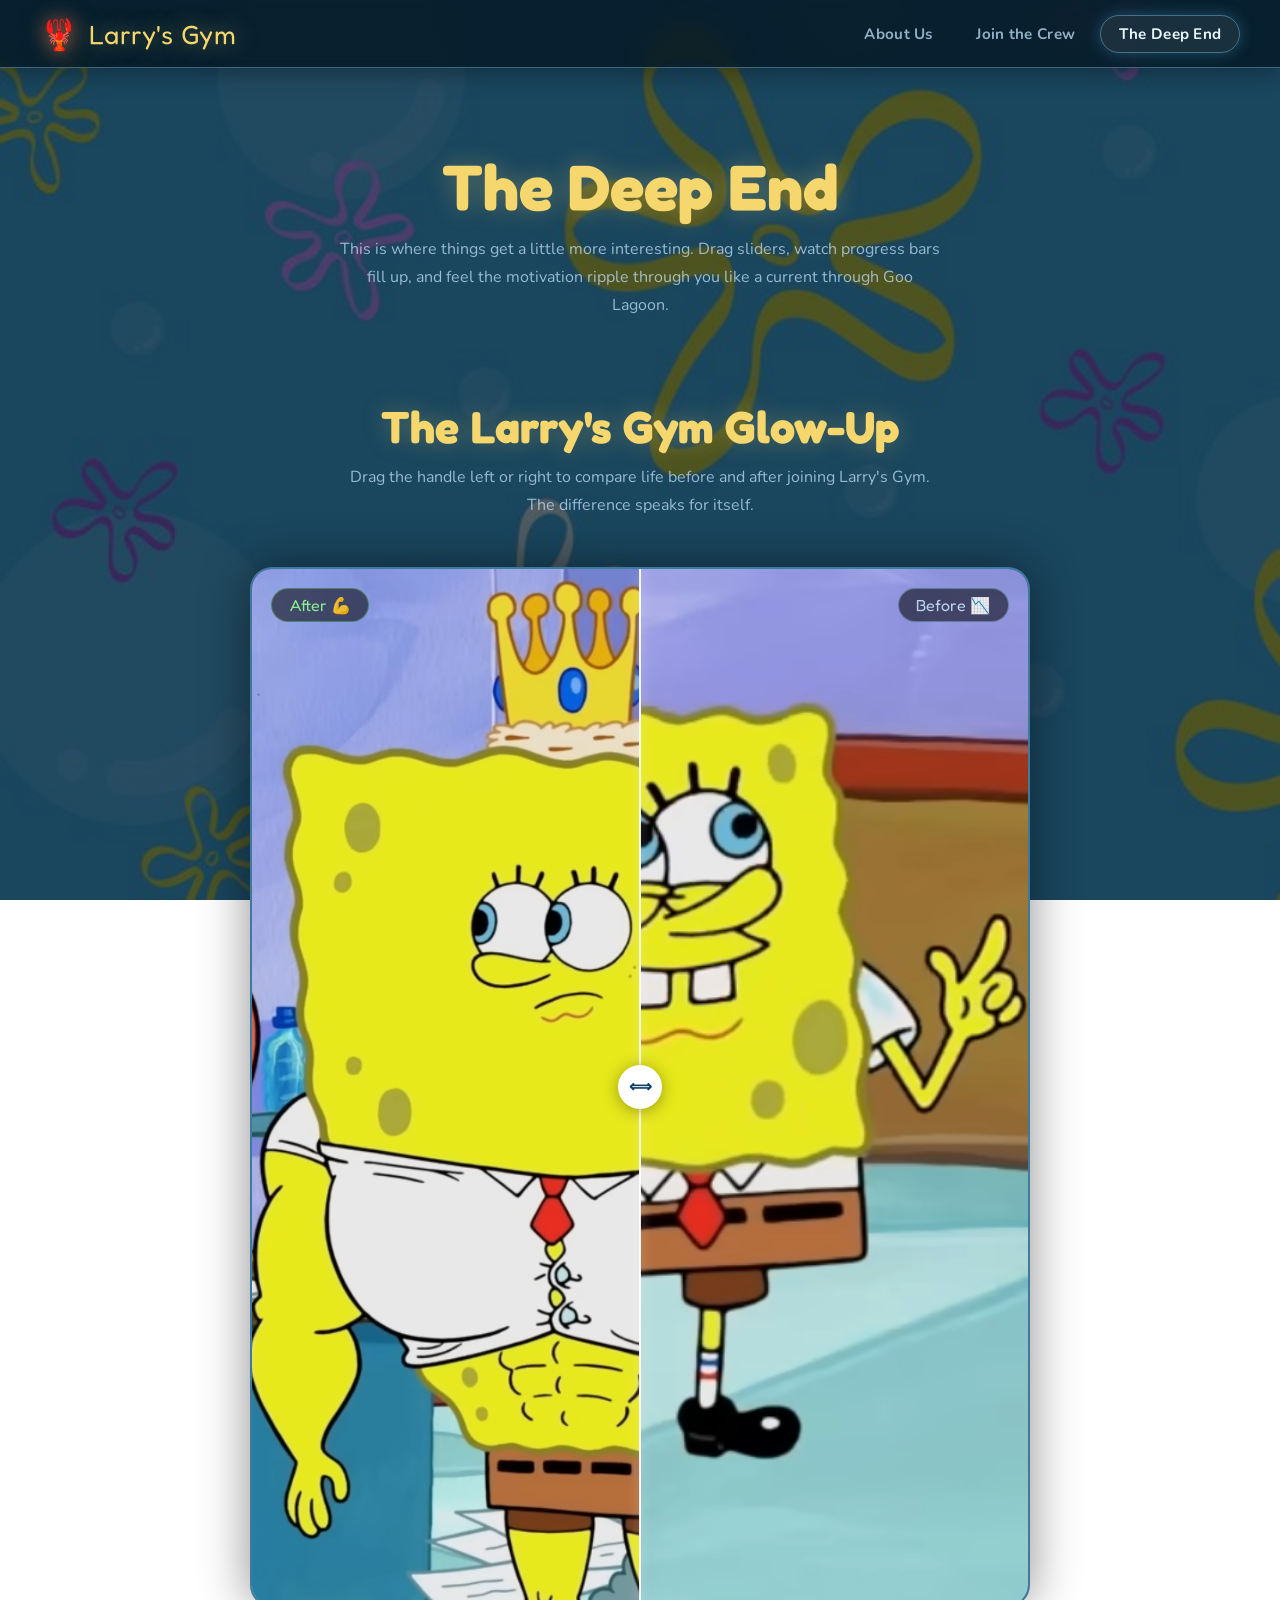
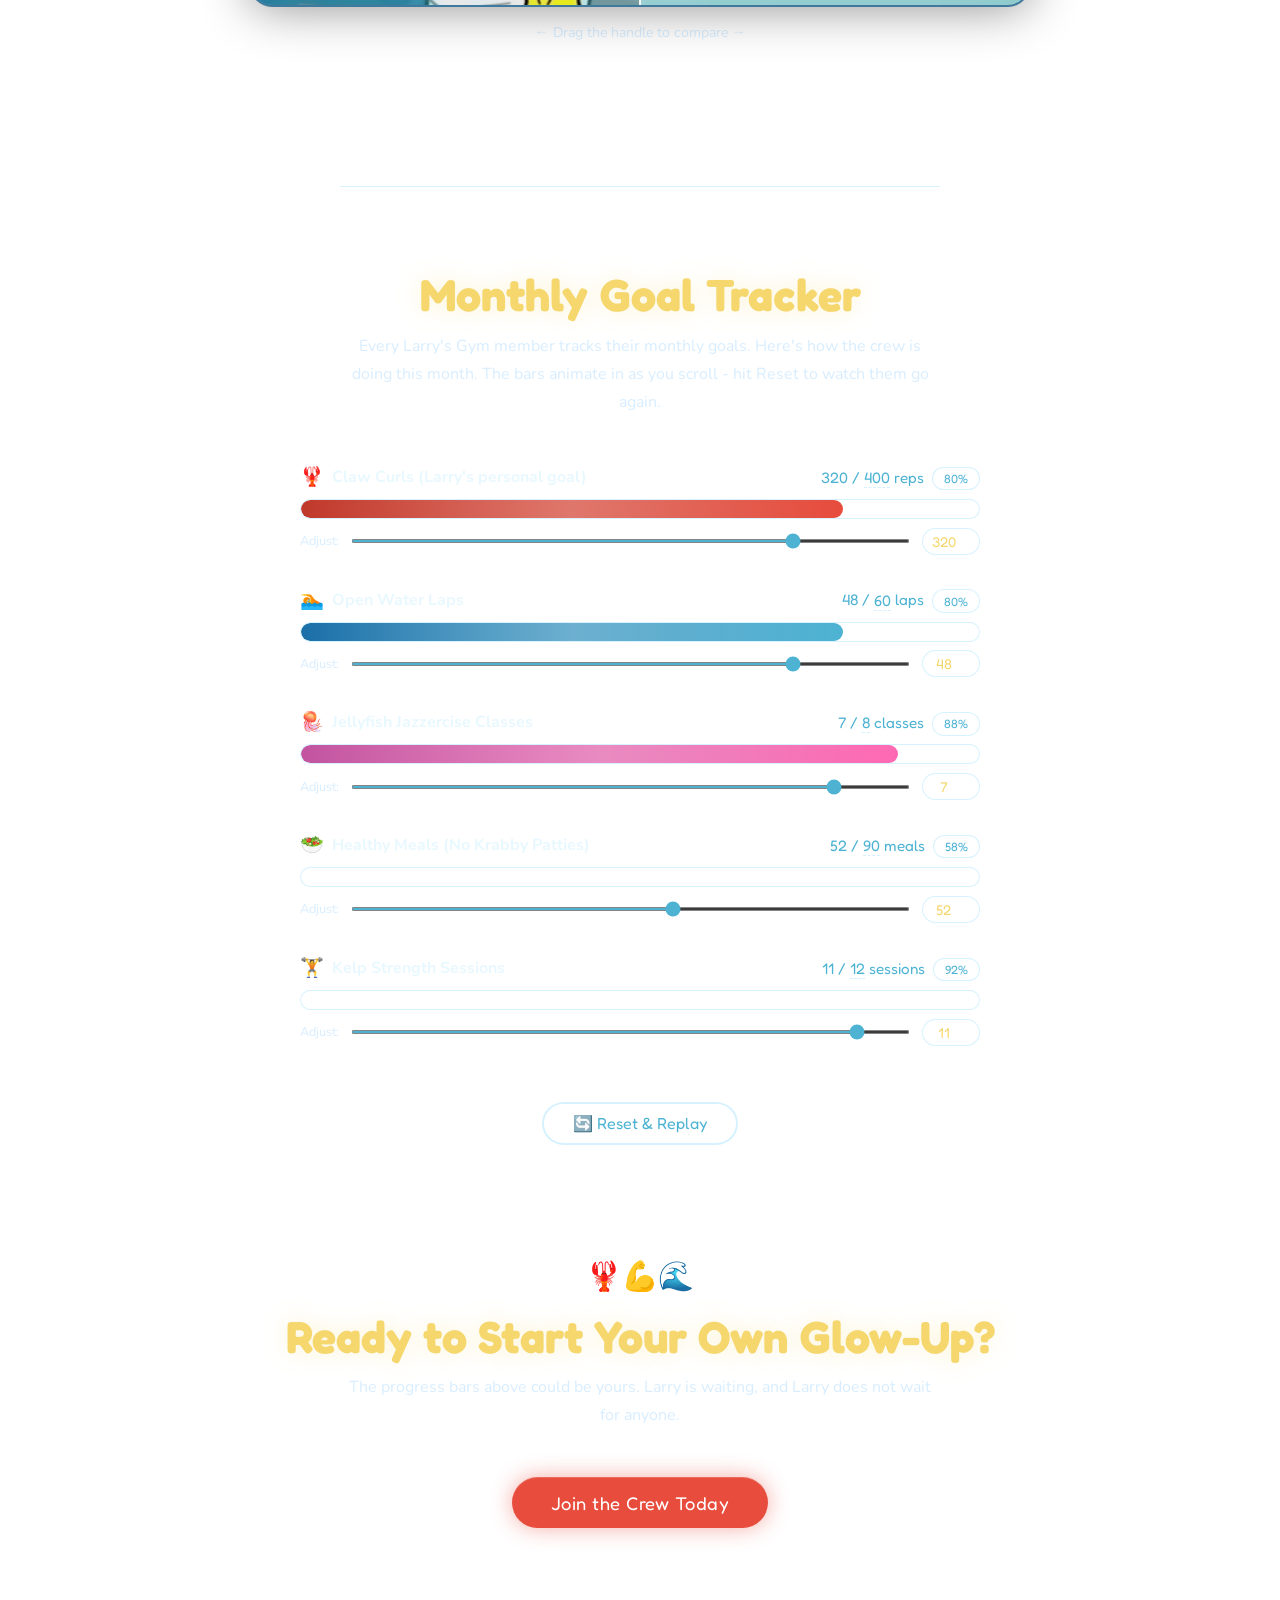
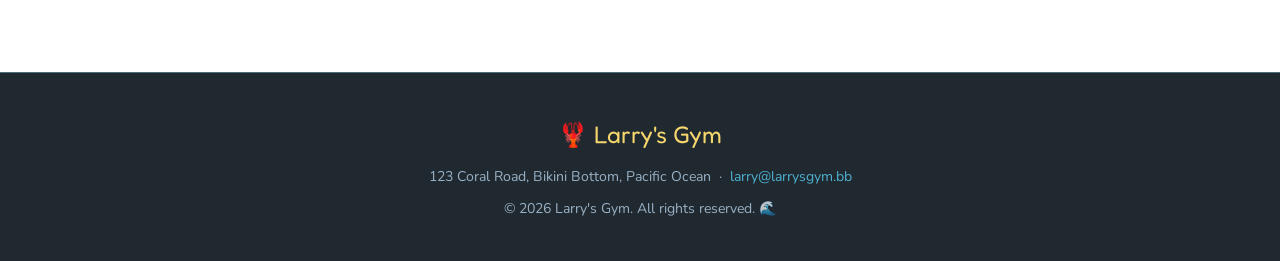
<file: creativity.html>
<!DOCTYPE html>
<html lang="en">
<head>
  <meta charset="UTF-8">
  <meta name="viewport" content="width=device-width, initial-scale=1.0">
  <title>The Deep End: Larry's Gym</title>
  <link rel="stylesheet" href="styles.css">

  <!-- A couple of extra styles that only apply to this page -->
  <style>
    /* Drag instruction text below the slider */
    .drag-hint {
      text-align: center;
      color: var(--text-muted);
      font-size: 0.88rem;
      margin-top: 1rem;
    }

    /* Section divider between the two features */
    .feature-divider {
      border: none;
      border-top: 1px solid var(--bubble-border);
      margin: 4rem auto;
      max-width: 600px;
    }
  </style>
</head>
<body>

  <!-- More jellyfish on the creativity page - it's the fun page, after all -->
  <div class="jellyfish-container" aria-hidden="true">

    <div class="jelly" style="left: 5%; animation-duration: 17s; animation-delay: 1s;">
      <svg width="48" height="76" viewBox="0 0 48 76" fill="none">
        <ellipse cx="24" cy="22" rx="21" ry="21" fill="rgba(255,105,180,0.25)" stroke="rgba(255,150,210,0.4)" stroke-width="1.2"/>
        <ellipse cx="17" cy="14" rx="8" ry="6" fill="rgba(255,180,220,0.16)" transform="rotate(-15 17 14)"/>
        <path d="M12 41 Q9  54 11 68" stroke="rgba(255,105,180,0.5)" stroke-width="1.2" fill="none" stroke-linecap="round"/>
        <path d="M17 43 Q14 57 16 73" stroke="rgba(255,130,200,0.4)" stroke-width="1.2" fill="none" stroke-linecap="round"/>
        <path d="M24 44 Q24 58 24 74" stroke="rgba(255,105,180,0.5)" stroke-width="1.2" fill="none" stroke-linecap="round"/>
        <path d="M31 43 Q34 57 32 73" stroke="rgba(255,130,200,0.4)" stroke-width="1.2" fill="none" stroke-linecap="round"/>
        <path d="M36 41 Q39 54 37 68" stroke="rgba(255,105,180,0.5)" stroke-width="1.2" fill="none" stroke-linecap="round"/>
      </svg>
    </div>

    <div class="jelly" style="left: 55%; animation-duration: 13s; animation-delay: 5s;">
      <svg width="66" height="104" viewBox="0 0 66 104" fill="none">
        <ellipse cx="33" cy="30" rx="30" ry="30" fill="rgba(100,180,255,0.2)" stroke="rgba(140,200,255,0.35)" stroke-width="1.5"/>
        <ellipse cx="23" cy="20" rx="12" ry="9" fill="rgba(180,220,255,0.12)" transform="rotate(-15 23 20)"/>
        <path d="M16 58 Q12 75 14 95"  stroke="rgba(100,180,255,0.45)" stroke-width="1.4" fill="none" stroke-linecap="round"/>
        <path d="M24 61 Q20 79 22 100" stroke="rgba(120,195,255,0.38)" stroke-width="1.4" fill="none" stroke-linecap="round"/>
        <path d="M33 62 Q33 80 33 102" stroke="rgba(100,180,255,0.45)" stroke-width="1.4" fill="none" stroke-linecap="round"/>
        <path d="M42 61 Q46 79 44 100" stroke="rgba(120,195,255,0.38)" stroke-width="1.4" fill="none" stroke-linecap="round"/>
        <path d="M50 58 Q54 75 52 95"  stroke="rgba(100,180,255,0.45)" stroke-width="1.4" fill="none" stroke-linecap="round"/>
      </svg>
    </div>

    <div class="jelly" style="left: 82%; animation-duration: 19s; animation-delay: 9s;">
      <svg width="40" height="62" viewBox="0 0 40 62" fill="none">
        <ellipse cx="20" cy="18" rx="18" ry="18" fill="rgba(180,120,255,0.22)" stroke="rgba(200,150,255,0.38)" stroke-width="1"/>
        <path d="M10 34 Q7  45 9  58"  stroke="rgba(180,120,255,0.48)" stroke-width="1" fill="none" stroke-linecap="round"/>
        <path d="M15 36 Q12 48 14 61" stroke="rgba(195,140,255,0.4)" stroke-width="1" fill="none" stroke-linecap="round"/>
        <path d="M20 37 Q20 49 20 62" stroke="rgba(180,120,255,0.48)" stroke-width="1" fill="none" stroke-linecap="round"/>
        <path d="M25 36 Q28 48 26 61" stroke="rgba(195,140,255,0.4)" stroke-width="1" fill="none" stroke-linecap="round"/>
        <path d="M30 34 Q33 45 31 58" stroke="rgba(180,120,255,0.48)" stroke-width="1" fill="none" stroke-linecap="round"/>
      </svg>
    </div>

    <div class="jelly" style="left: 28%; animation-duration: 22s; animation-delay: 14s;">
      <svg width="32" height="50" viewBox="0 0 32 50" fill="none">
        <ellipse cx="16" cy="14" rx="14" ry="14" fill="rgba(255,160,80,0.18)" stroke="rgba(255,190,120,0.32)" stroke-width="1"/>
        <path d="M8  27 Q6  36 7  46"  stroke="rgba(255,160,80,0.42)" stroke-width="1" fill="none" stroke-linecap="round"/>
        <path d="M12 28 Q10 38 12 48" stroke="rgba(255,175,100,0.35)" stroke-width="1" fill="none" stroke-linecap="round"/>
        <path d="M16 29 Q16 39 16 49" stroke="rgba(255,160,80,0.42)" stroke-width="1" fill="none" stroke-linecap="round"/>
        <path d="M20 28 Q22 38 20 48" stroke="rgba(255,175,100,0.35)" stroke-width="1" fill="none" stroke-linecap="round"/>
        <path d="M24 27 Q26 36 25 46" stroke="rgba(255,160,80,0.42)" stroke-width="1" fill="none" stroke-linecap="round"/>
      </svg>
    </div>

  </div>


  <!-- ===== NAVIGATION ===== -->
  <!-- "The Deep End" is the active page -->
  <nav class="navbar" aria-label="Main navigation">
    <a href="index.html" class="nav-logo" aria-label="Larry's Gym Home">
      <span class="nav-lobster" aria-hidden="true">🦞</span>
      Larry's Gym
    </a>
    <ul class="nav-links" role="list">
      <li><a href="index.html">About Us</a></li>
      <li><a href="registration.html">Join the Crew</a></li>
      <li><a href="creativity.html" class="active" aria-current="page">The Deep End</a></li>
    </ul>
  </nav>


  <main>

    <!-- Page header -->
    <section class="page-section" style="padding-bottom: 1rem; text-align: center;">
      
      <h1 class="section-title" style="font-size: clamp(2.4rem, 6vw, 4rem);">
        The Deep End
      </h1>
      <p class="section-desc">
        This is where things get a little more interesting. Drag sliders, 
        watch progress bars fill up, and feel the motivation ripple through you 
        like a current through Goo Lagoon.
      </p>
    </section>


    <!-- =====================================================
         FEATURE 1: BEFORE & AFTER COMPARISON SLIDER
         
         A draggable divider splits the view between a "before"
         image (out-of-shape fish) and an "after" image (ripped 
         fish post-Larry's-Gym). The user drags the handle to 
         reveal more of one side or the other.
         
         JavaScript handles: mousedown/touchstart events on the 
         container, calculating the cursor X position as a percent 
         of container width, and updating the clip-path on the 
         "after" panel in real time.
         ===================================================== -->
    <section class="page-section" style="padding-top: 1rem;">
      <div class="comparison-section" aria-label="Before and after comparison slider">

        
        <h2 class="section-title">The Larry's Gym Glow-Up</h2>
        <p class="section-desc">
          Drag the handle left or right to compare life before and after 
          joining Larry's Gym. The difference speaks for itself.
        </p>

        <!-- The comparison container - JS listens to mouse/touch events on this -->
        <div class="comparison-container" id="comparison-container"
          role="img"
          aria-label="Before and after gym transformation. Drag the handle to compare">

          <!-- BEFORE - full background, always visible underneath the after panel -->
          <div class="comparison-panel-before">
            <img src="images/before.png"
              alt="SpongeBob before joining Larry's Gym"
              draggable="false">
          </div>

          <!-- AFTER - overlays from the left; JS adjusts its width and the img's
               pixel width to the container's full width so it never squishes -->
          <div class="comparison-panel-after" id="panel-after">
            <img src="images/after.png"
              id="after-img"
              alt="SpongeBob after 3 months at Larry's Gym"
              draggable="false">
          </div>

          <!-- Labels: after=left (revealed side), before=right (hidden side) -->
          <span class="compare-label label-after"  aria-hidden="true">After 💪</span>
          <span class="compare-label label-before" aria-hidden="true">Before 📉</span>

          <!-- Zero-width handle div - the visible line and circle come from
               ::before and the child .compare-grip respectively -->
          <div class="compare-handle" id="compare-handle" aria-hidden="true">
            <div class="compare-grip">⟺</div>
          </div>

        </div><!-- end .comparison-container -->

        <p class="drag-hint" aria-hidden="true">
          ← Drag the handle to compare →
        </p>

      </div>
    </section>


    <hr class="feature-divider" aria-hidden="true">


    <!-- =====================================================
         FEATURE 2: ANIMATED PROGRESS TRACKER
         
         A set of goal-tracking progress bars that animate in 
         when the user scrolls them into view (IntersectionObserver).
         
         Each bar represents a monthly fitness goal for a 
         fictional gym member. The fill transitions from 0% to 
         the target percentage using CSS transitions triggered 
         by a JS class toggle.
         
         There's also a "Reset & Replay" button that clears the 
         bars back to 0 and re-triggers the animation - this is 
         required to demonstrate DOM manipulation and loops.
         ===================================================== -->
    <section class="page-section" style="padding-top: 1rem;">

      
      <h2 class="section-title">Monthly Goal Tracker</h2>
      <p class="section-desc">
        Every Larry's Gym member tracks their monthly goals. Here's how 
        the crew is doing this month. The bars animate in as you scroll - 
        hit Reset to watch them go again.
      </p>

      <!-- JS builds all the progress items dynamically from the goals array
           in creativity.js. Each item gets a bar, a slider, and a number input.
           We just need an empty container and the reset button here. -->
      <div class="progress-container" id="progress-container">
        <!-- Items injected here by creativity.js -->

        <div style="text-align: center; margin-top: 1rem;">
          <button class="restart-btn" id="reset-progress"
            aria-label="Reset all goals to zero and replay the animation">
            🔄 Reset &amp; Replay
          </button>
        </div>

      </div><!-- end .progress-container -->

    </section>


    <!-- A little call-to-action at the bottom of the fun page -->
    <section class="page-section" style="text-align: center; padding-top: 2rem;">
      <p style="font-size: 1.8rem; margin-bottom: 0.8rem;" aria-hidden="true">🦞💪🌊</p>
      <h2 class="section-title">Ready to Start Your Own Glow-Up?</h2>
      <p class="section-desc">
        The progress bars above could be yours. Larry is waiting, and Larry does not wait for anyone.
      </p>
      <a href="registration.html" class="btn-primary">Join the Crew Today</a>
    </section>

  </main>


  <!-- ===== FOOTER ===== -->
  <footer>
    <p class="footer-brand">🦞 Larry's Gym</p>
    <p>123 Coral Road, Bikini Bottom, Pacific Ocean &nbsp;·&nbsp;
       <a href="mailto:larry@larrysgym.bb">larry@larrysgym.bb</a>
    </p>
    <p style="margin-top: 0.4rem;">© 2026 Larry's Gym. All rights reserved. 🌊</p>
  </footer>

  <!-- External script handles the comparison slider and progress bars -->
  <script src="creativity.js"></script>

</body>
</html>
</file>
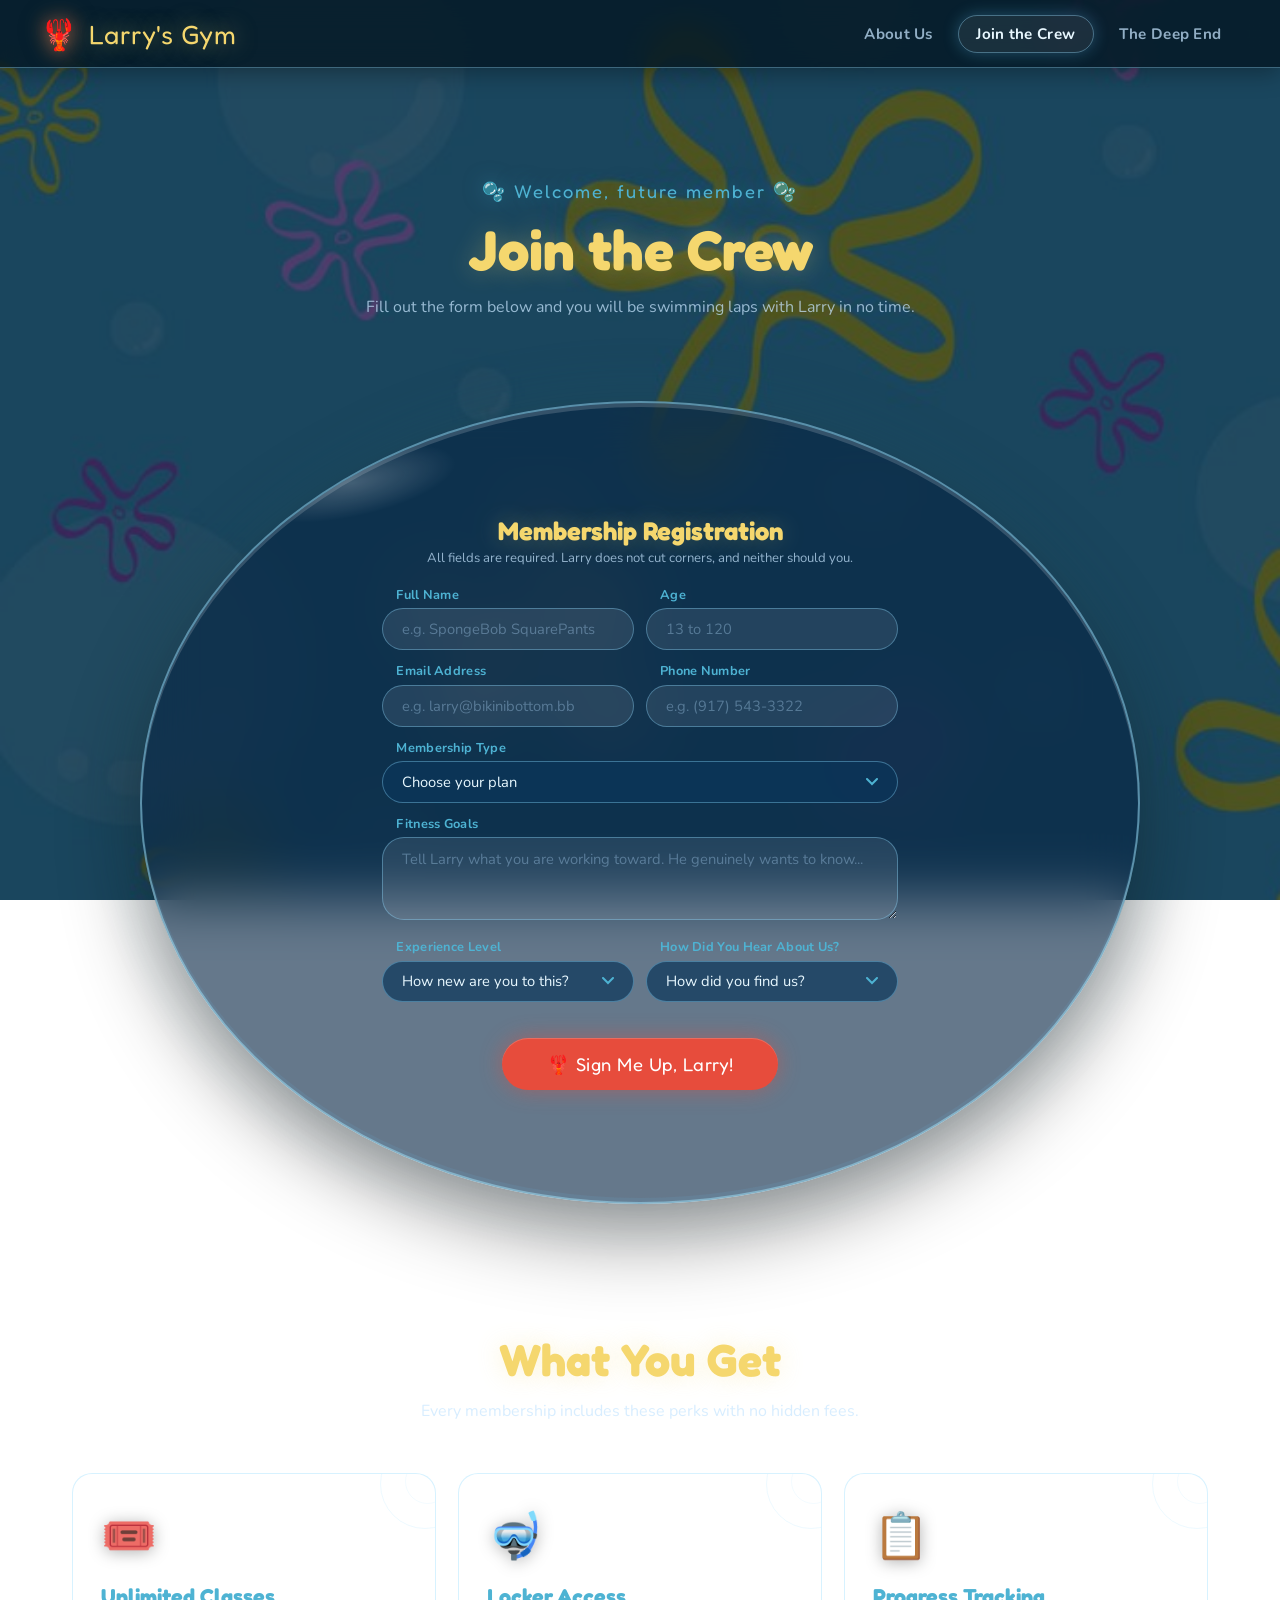
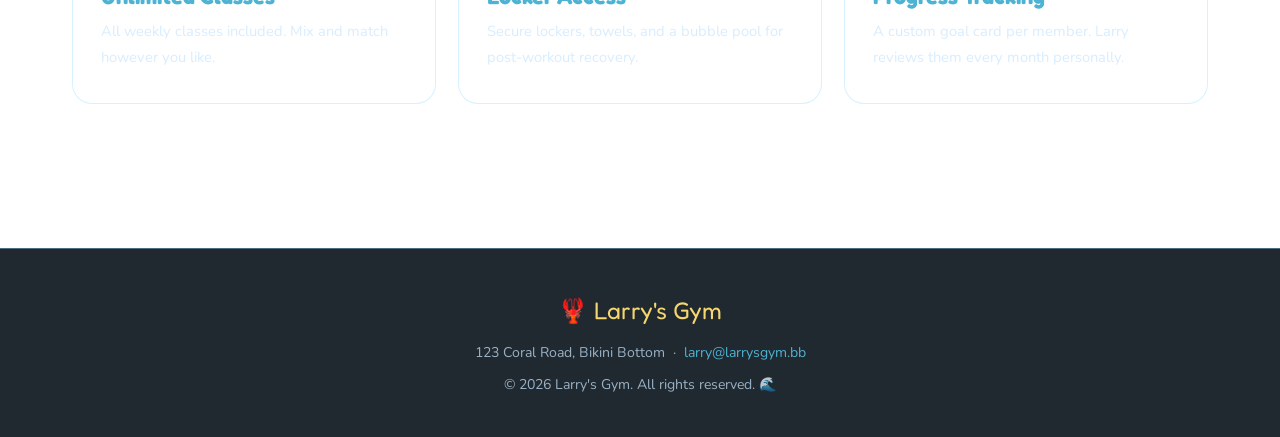
<file: registration.html>
<!DOCTYPE html>
<html lang="en">
<head>
  <meta charset="UTF-8">
  <meta name="viewport" content="width=device-width, initial-scale=1.0">
  <title>Join the Crew — Larry's Gym</title>
  <link rel="stylesheet" href="styles.css">
</head>
<body>

  <div class="jellyfish-container" aria-hidden="true">
    <div class="jelly" style="left: 4%; animation-duration: 20s; animation-delay: 3s;">
      <svg width="38" height="60" viewBox="0 0 38 60" fill="none">
        <ellipse cx="19" cy="17" rx="17" ry="17" fill="rgba(255,105,180,0.22)" stroke="rgba(255,150,210,0.38)" stroke-width="1"/>
        <path d="M10 32 Q8  44 9  56"  stroke="rgba(255,105,180,0.45)" stroke-width="1" fill="none" stroke-linecap="round"/>
        <path d="M14 34 Q12 47 14 58" stroke="rgba(255,130,200,0.38)" stroke-width="1" fill="none" stroke-linecap="round"/>
        <path d="M19 35 Q19 48 19 59" stroke="rgba(255,105,180,0.45)" stroke-width="1" fill="none" stroke-linecap="round"/>
        <path d="M24 34 Q26 47 24 58" stroke="rgba(255,130,200,0.38)" stroke-width="1" fill="none" stroke-linecap="round"/>
        <path d="M28 32 Q30 44 29 56" stroke="rgba(255,105,180,0.45)" stroke-width="1" fill="none" stroke-linecap="round"/>
      </svg>
    </div>
    <div class="jelly" style="left: 88%; animation-duration: 16s; animation-delay: 8s;">
      <svg width="52" height="82" viewBox="0 0 52 82" fill="none">
        <ellipse cx="26" cy="23" rx="23" ry="23" fill="rgba(180,140,255,0.2)" stroke="rgba(200,170,255,0.35)" stroke-width="1.2"/>
        <path d="M12 44 Q9  58 11 74"  stroke="rgba(180,140,255,0.45)" stroke-width="1.2" fill="none" stroke-linecap="round"/>
        <path d="M18 47 Q15 62 17 78"  stroke="rgba(190,155,255,0.38)" stroke-width="1.2" fill="none" stroke-linecap="round"/>
        <path d="M26 48 Q26 63 26 80"  stroke="rgba(180,140,255,0.45)" stroke-width="1.2" fill="none" stroke-linecap="round"/>
        <path d="M34 47 Q37 62 35 78"  stroke="rgba(190,155,255,0.38)" stroke-width="1.2" fill="none" stroke-linecap="round"/>
        <path d="M40 44 Q43 58 41 74"  stroke="rgba(180,140,255,0.45)" stroke-width="1.2" fill="none" stroke-linecap="round"/>
      </svg>
    </div>
  </div>

  <nav class="navbar" aria-label="Main navigation">
    <a href="index.html" class="nav-logo" aria-label="Larry's Gym Home">
      <span class="nav-lobster" aria-hidden="true">🦞</span>
      Larry's Gym
    </a>
    <ul class="nav-links" role="list">
      <li><a href="index.html">About Us</a></li>
      <li><a href="registration.html" class="active" aria-current="page">Join the Crew</a></li>
      <li><a href="creativity.html">The Deep End</a></li>
    </ul>
  </nav>

  <main>

    <section class="page-section" style="padding-bottom: 0; text-align: center;">
      <p class="hero-eyebrow" style="margin-top: 2rem;">🫧 Welcome, future member 🫧</p>
      <h1 class="section-title" style="font-size: clamp(2.2rem, 5vw, 3.5rem);">Join the Crew</h1>
      <p class="section-desc">Fill out the form below and you will be swimming laps with Larry in no time.</p>
    </section>


    <!-- ===== THE BIG CIRCLE FORM =====
         .form-bubble-wrap = the large circular outer bubble.
         Inside it, each form-field has its own pill-shaped input.
    -->
    <section class="page-section" style="padding-top: 2rem;">

      <div class="form-bubble-wrap" id="main-form-wrap">

        <!-- Error banner — JS populates and reveals this on bad submit -->
        <div id="form-errors" role="alert" aria-live="polite">
          <strong>🐠 A few things need fixing:</strong>
          <ul id="error-list"></ul>
        </div>

        <!-- Success state replaces the form after a clean submit -->
        <div id="form-success" role="status" aria-live="polite">
          <div style="font-size: 4rem; margin-bottom: 1rem;">🦞</div>
          <h2>Welcome to the Crew!</h2>
          <p style="color: var(--text-muted); margin-top: 0.5rem;">
            Larry is pumped to have you. Check your email soon, then it is time to get swole.
          </p>
        </div>

        <form id="registration-form" novalidate aria-label="Gym membership registration">

          <div class="form-header">
            <h2>Membership Registration</h2>
            <p>All fields are required. Larry does not cut corners, and neither should you.</p>
          </div>

          <!-- Row 1: Name + Age -->
          <div class="form-row">
            <div class="form-field">
              <label for="full-name">Full Name</label>
              <input type="text" id="full-name" name="full_name"
                class="bubble-input" placeholder="e.g. SpongeBob SquarePants"
                autocomplete="name">
              <span class="field-error" id="error-full-name" role="alert"></span>
            </div>
            <div class="form-field">
              <label for="age">Age</label>
              <input type="number" id="age" name="age"
                class="bubble-input" placeholder="13 to 120"
                min="13" max="120">
              <span class="field-error" id="error-age" role="alert"></span>
            </div>
          </div>

          <!-- Row 2: Email + Phone -->
          <div class="form-row">
            <div class="form-field">
              <label for="email">Email Address</label>
              <input type="email" id="email" name="email"
                class="bubble-input" placeholder="e.g. larry@bikinibottom.bb"
                autocomplete="email">
              <span class="field-error" id="error-email" role="alert"></span>
            </div>
            <div class="form-field">
              <label for="phone">Phone Number</label>
              <input type="tel" id="phone" name="phone"
                class="bubble-input" placeholder="e.g. (917) 543-3322"
                autocomplete="tel">
              <span class="field-error" id="error-phone" role="alert"></span>
            </div>
          </div>

          <!-- Membership Type -->
          <div class="form-field">
            <label for="membership-type">Membership Type</label>
            <select id="membership-type" name="membership_type" class="bubble-select">
              <option value="">Choose your plan</option>
              <option value="monthly">Monthly Pass: 29 clams/month</option>
              <option value="3month">3-Month Bundle: 79 clams</option>
              <option value="annual">Annual Membership: 275 clams (best value)</option>
              <option value="student">Student Discount: 18 clams/month (kelp ID required)</option>
              <option value="family">Family Plan: 55 clams/month (up to 5 sea creatures)</option>
            </select>
            <span class="field-error" id="error-membership-type" role="alert"></span>
          </div>

          <!-- Fitness Goals -->
          <div class="form-field">
            <label for="fitness-goals">Fitness Goals</label>
            <textarea id="fitness-goals" name="fitness_goals" class="bubble-textarea" rows="3" placeholder="Tell Larry what you are working toward. He genuinely wants to know..."></textarea>
            <span class="field-error" id="error-fitness-goals" role="alert"></span>
          </div>

          <!-- Row 3: Two extra fields -->
          <div class="form-row">
            <div class="form-field">
              <label for="experience">Experience Level</label>
              <select id="experience" name="experience" class="bubble-select">
                <option value="">How new are you to this?</option>
                <option value="newbie">Newbie: Just washed ashore</option>
                <option value="beginner">Beginner: Done it a few times</option>
                <option value="intermediate">Intermediate: Know my way around a weight rack</option>
                <option value="advanced">Advanced: Larry might learn from me</option>
              </select>
              <span class="field-error" id="error-experience" role="alert"></span>
            </div>
            <div class="form-field">
              <label for="heard-about">How Did You Hear About Us?</label>
              <select id="heard-about" name="heard_about" class="bubble-select">
                <option value="">How did you find us?</option>
                <option value="friend">A friend</option>
                <option value="goo-lagoon">Goo Lagoon bulletin board</option>
                <option value="krusty-krab">Flyer at the Krusty Krab</option>
                <option value="social">Social media (BikiniGram)</option>
                <option value="spongebob">SpongeBob told me</option>
                <option value="other">Other</option>
              </select>
              <span class="field-error" id="error-heard-about" role="alert"></span>
            </div>
          </div>

          <!-- Submit -->
          <div style="text-align: center; margin-top: 1.5rem;">
            <button type="submit" class="btn-primary"
              style="font-size: 1.15rem; padding: 0.9rem 2.8rem;">
              🦞 Sign Me Up, Larry!
            </button>
          
          </div>

        </form>

      </div>

    </section>

    <!-- Perks below the form -->
    <section class="page-section" style="padding-top: 3rem;">
      <h2 class="section-title">What You Get</h2>
      <p class="section-desc">Every membership includes these perks with no hidden fees.</p>
      <div class="card-grid">
        <article class="card">
          <span class="card-icon" aria-hidden="true">🎟️</span>
          <h3>Unlimited Classes</h3>
          <p>All weekly classes included. Mix and match however you like.</p>
        </article>
        <article class="card">
          <span class="card-icon" aria-hidden="true">🤿</span>
          <h3>Locker Access</h3>
          <p>Secure lockers, towels, and a bubble pool for post-workout recovery.</p>
        </article>
        <article class="card">
          <span class="card-icon" aria-hidden="true">📋</span>
          <h3>Progress Tracking</h3>
          <p>A custom goal card per member. Larry reviews them every month personally.</p>
        </article>
      </div>
    </section>

  </main>

  <footer>
    <p class="footer-brand">🦞 Larry's Gym</p>
    <p>123 Coral Road, Bikini Bottom &nbsp;·&nbsp;
       <a href="mailto:larry@larrysgym.bb">larry@larrysgym.bb</a></p>
    <p style="margin-top: 0.4rem;">© 2026 Larry's Gym. All rights reserved. 🌊</p>
  </footer>

  <script src="validation.js"></script>
</body>
</html>
</file>
<file: styles.css>
/* ============================================================
   Larry's Gym — Main Stylesheet
   CST 2309 Final Project | Wireframe Version
   
   Bikini Bottom's most beloved gym, brought to the web.
   Built around an underwater aesthetic: deep blues, sandy
   yellows, coral reds, and that famous SpongeBob shimmer.
   ============================================================ */

/* Google Fonts — Fredoka One is round & bubbly (perfect for
   a gym that lives on the ocean floor), Nunito keeps body
   text friendly and easy to read */
@import url('https://fonts.googleapis.com/css2?family=Fredoka+One&family=Nunito:wght@400;600;700;800&display=swap');

/* ---- CSS Variables (our color palette) ---- */
:root {
  --ocean-dark:    #041824;
  --ocean-mid:     #0a3d62;
  --ocean-blue:    #1a6fa8;
  --ocean-glow:    #4eb3d3;
  --ocean-surface: #0d5b8a;

  /* Bubble effect colors — glassy, translucent */
  --bubble-fill:   rgba(255, 255, 255, 0.07);
  --bubble-border: rgba(150, 220, 255, 0.38);
  --bubble-glow:   rgba(100, 200, 255, 0.28);

  /* Sandy seafloor tones */
  --sandy:         #f5d76e;
  --sandy-dark:    #c9a227;

  /* Larry's signature lobster red + coral accent */
  --larry-red:     #c0392b;
  --coral:         #e74c3c;
  --coral-soft:    #ff8a65;

  /* Kelp green for accents & progress bars */
  --kelp:          #27ae60;
  --kelp-light:    #2ecc71;

  /* Jellyfish pink for the floating decorations */
  --jelly-pink:    #ff69b4;

  /* Text */
  --text-light:    #e8f8ff;
  --text-muted:    rgba(200, 230, 255, 0.72);

  --nav-h: 68px;
}

/* ---- Reset ---- */
*, *::before, *::after {
  margin: 0;
  padding: 0;
  box-sizing: border-box;
}

/* ---- Base body — background.jpg is the SpongeBob underwater pattern ---- */
body {
  font-family: 'Nunito', sans-serif;
  /* The background image tiles/covers the whole page */
  background: url('images/background.jpg') center / cover fixed;
  color: var(--text-light);
  min-height: 100vh;
  overflow-x: hidden;
  position: relative;
}

/* Dark blue overlay so the bright background doesn't fight the text.
   Tinted blue to keep the underwater feel alive. */
body::before {
  content: '';
  position: fixed;
  inset: 0;
  background: rgba(2, 22, 42, 0.68);
  z-index: -3;
}



/* =============================================================
   JELLYFISH — floating background decorations
   Each jellyfish rises from the bottom at a different speed
   and horizontal position for a natural, scattered look.
   ============================================================= */
.jellyfish-container {
  position: fixed;
  inset: 0;
  pointer-events: none;
  z-index: 0;
  overflow: hidden;
}

.jelly {
  position: absolute;
  bottom: -150px;
  opacity: 0;
  animation: jellyFloat linear infinite;
}

.jelly svg {
  filter: drop-shadow(0 0 10px var(--jelly-pink));
  animation: jellyPulse ease-in-out infinite;
}

/* Each jelly gets a unique speed/delay/position via inline style */
@keyframes jellyFloat {
  0%   { transform: translateY(0)    translateX(0);    opacity: 0;   }
  5%   {                                               opacity: 0.65;}
  25%  { transform: translateY(-25vh) translateX(18px);              }
  50%  { transform: translateY(-50vh) translateX(-12px);             }
  75%  { transform: translateY(-75vh) translateX(15px);              }
  95%  {                                               opacity: 0.5; }
  100% { transform: translateY(-110vh) translateX(0);  opacity: 0;   }
}

/* The bell of the jellyfish gently contracts */
@keyframes jellyPulse {
  0%, 100% { transform: scaleY(1);    }
  50%       { transform: scaleY(0.88);}
}

/* ---- NAVIGATION ---- */
.navbar {
  position: fixed;
  top: 0;
  left: 0;
  right: 0;
  height: var(--nav-h);
  background: rgba(4, 24, 36, 0.82);
  backdrop-filter: blur(14px);
  -webkit-backdrop-filter: blur(14px);
  border-bottom: 1px solid var(--bubble-border);
  display: flex;
  align-items: center;
  justify-content: space-between;
  padding: 0 2.5rem;
  z-index: 200;
  box-shadow: 0 4px 24px rgba(0, 0, 0, 0.35);
}

.nav-logo {
  display: flex;
  align-items: center;
  gap: 0.65rem;
  text-decoration: none;
  color: var(--sandy);
  font-family: 'Fredoka One', cursive;
  font-size: 1.65rem;
  letter-spacing: 0.5px;
  text-shadow: 0 0 22px rgba(245, 215, 110, 0.5);
}

/* Larry the Lobster emoji bounces gently */
.nav-lobster {
  font-size: 1.9rem;
  filter: drop-shadow(0 0 8px rgba(192, 57, 43, 0.6));
  display: inline-block;
  animation: lobsterBounce 3.5s ease-in-out infinite;
}

@keyframes lobsterBounce {
  0%, 100% { transform: translateY(0)   rotate(-6deg); }
  50%       { transform: translateY(-4px) rotate( 6deg); }
}

.nav-links {
  display: flex;
  gap: 0.4rem;
  list-style: none;
}

.nav-links a {
  color: var(--text-muted);
  text-decoration: none;
  font-weight: 700;
  font-size: 0.95rem;
  padding: 0.5rem 1.1rem;
  border-radius: 50px;
  border: 1px solid transparent;
  transition: all 0.3s ease;
  letter-spacing: 0.3px;
}

.nav-links a:hover,
.nav-links a.active {
  color: var(--text-light);
  border-color: var(--bubble-border);
  background: var(--bubble-fill);
  box-shadow: 0 0 16px var(--bubble-glow);
}

/* ---- MAIN WRAPPER ---- */
main {
  position: relative;
  z-index: 1;
  padding-top: var(--nav-h);
}

/* ---- HERO SECTION ---- */
.hero {
  min-height: 88vh;
  display: flex;
  flex-direction: column;
  align-items: center;
  justify-content: center;
  text-align: center;
  padding: 4rem 2rem 5rem;
  position: relative;
}

.hero-eyebrow {
  font-family: 'Fredoka One', cursive;
  font-size: 1.15rem;
  color: var(--ocean-glow);
  letter-spacing: 2px;
  margin-bottom: 0.75rem;
  text-shadow: 0 0 20px rgba(78, 179, 211, 0.5);
}

.hero-title {
  font-family: 'Fredoka One', cursive;
  font-size: clamp(3.8rem, 9vw, 7.5rem);
  line-height: 0.95;
  color: var(--sandy);
  text-shadow:
    0 0 50px rgba(245, 215, 110, 0.45),
    4px  4px 0 rgba(201, 162, 39,  0.8),
    8px  8px 0 rgba(140, 110, 15,  0.45),
    12px 12px 0 rgba(80,  60,  5,  0.2);
  margin-bottom: 1.2rem;
  letter-spacing: 1px;
}

.hero-sub {
  font-size: clamp(1rem, 2.5vw, 1.25rem);
  color: var(--text-muted);
  max-width: 580px;
  margin: 0 auto 2.5rem;
  line-height: 1.85;
}

.hero-buttons {
  display: flex;
  gap: 1rem;
  flex-wrap: wrap;
  justify-content: center;
}

/* ---- BUTTONS ---- */
.btn-primary {
  display: inline-block;
  padding: 0.9rem 2.4rem;
  background: var(--coral);
  color: #fff;
  font-family: 'Fredoka One', cursive;
  font-size: 1.15rem;
  letter-spacing: 0.5px;
  text-decoration: none;
  border: none;
  border-radius: 50px;
  cursor: pointer;
  transition: all 0.3s ease;
  box-shadow:
    0 0 22px rgba(231, 76, 60, 0.45),
    inset 0 1px 0 rgba(255, 255, 255, 0.18);
}

.btn-primary:hover {
  transform: translateY(-3px) scale(1.03);
  box-shadow: 0 10px 32px rgba(231, 76, 60, 0.55);
  background: #e85c4a;
}

.btn-secondary {
  display: inline-block;
  padding: 0.85rem 2rem;
  background: var(--bubble-fill);
  color: var(--text-light);
  font-family: 'Fredoka One', cursive;
  font-size: 1.1rem;
  text-decoration: none;
  border: 2px solid var(--bubble-border);
  border-radius: 50px;
  cursor: pointer;
  transition: all 0.3s ease;
  backdrop-filter: blur(6px);
}

.btn-secondary:hover {
  transform: translateY(-3px);
  background: rgba(78, 179, 211, 0.14);
  border-color: var(--ocean-glow);
  box-shadow: 0 0 22px var(--bubble-glow);
}

/* ---- SECTIONS ---- */
.page-section {
  padding: 5rem 2rem;
  max-width: 1200px;
  margin: 0 auto;
  position: relative;
}

.section-label {
  font-family: 'Fredoka One', cursive;
  font-size: 0.9rem;
  color: var(--ocean-glow);
  letter-spacing: 3px;
  text-align: center;
  text-transform: uppercase;
  margin-bottom: 0.4rem;
  opacity: 0.8;
}

.section-title {
  font-family: 'Fredoka One', cursive;
  font-size: clamp(2rem, 4vw, 2.8rem);
  color: var(--sandy);
  text-align: center;
  margin-bottom: 0.6rem;
  text-shadow: 0 0 24px rgba(245, 215, 110, 0.3);
}

.section-desc {
  text-align: center;
  color: var(--text-muted);
  font-size: 1rem;
  max-width: 600px;
  margin: 0 auto 3rem;
  line-height: 1.75;
}

/* Wavy separator */
.wave-sep {
  text-align: center;
  color: var(--bubble-border);
  font-size: 1.4rem;
  letter-spacing: 6px;
  margin: 0 auto 1.5rem;
  user-select: none;
}

/* ---- CARDS ---- */
.card-grid {
  display: grid;
  grid-template-columns: repeat(auto-fit, minmax(240px, 1fr));
  gap: 1.4rem;
}

.card {
  background: var(--bubble-fill);
  border: 1px solid var(--bubble-border);
  border-radius: 20px;
  padding: 2rem 1.75rem;
  backdrop-filter: blur(10px);
  -webkit-backdrop-filter: blur(10px);
  position: relative;
  overflow: hidden;
  transition: transform 0.3s ease, box-shadow 0.3s ease, border-color 0.3s ease;
}

/* Decorative bubble in the corner of each card */
.card::before {
  content: '';
  position: absolute;
  top: -35px;
  right: -35px;
  width: 90px;
  height: 90px;
  border-radius: 50%;
  border: 1px solid var(--bubble-border);
  opacity: 0.45;
}

.card::after {
  content: '';
  position: absolute;
  top: -15px;
  right: -15px;
  width: 45px;
  height: 45px;
  border-radius: 50%;
  border: 1px solid var(--bubble-border);
  opacity: 0.3;
}

.card:hover {
  transform: translateY(-8px);
  border-color: rgba(200, 240, 255, 0.55);
  box-shadow: 0 16px 44px rgba(0, 0, 0, 0.3), 0 0 32px var(--bubble-glow);
}

.card-icon {
  font-size: 2.8rem;
  margin-bottom: 1rem;
  display: block;
  filter: drop-shadow(0 2px 8px rgba(0,0,0,0.3));
}

.card h3 {
  font-family: 'Fredoka One', cursive;
  font-size: 1.35rem;
  color: var(--ocean-glow);
  margin-bottom: 0.65rem;
}

.card p {
  color: var(--text-muted);
  line-height: 1.75;
  font-size: 0.92rem;
}

/* ---- STAFF CARDS ---- */
.staff-grid {
  display: grid;
  grid-template-columns: repeat(auto-fit, minmax(210px, 1fr));
  gap: 1.4rem;
}

.staff-card {
  background: var(--bubble-fill);
  border: 1px solid var(--bubble-border);
  border-radius: 20px;
  padding: 2rem 1.5rem;
  text-align: center;
  backdrop-filter: blur(10px);
  transition: transform 0.3s ease, box-shadow 0.3s ease;
}

.staff-card:hover {
  transform: translateY(-6px);
  box-shadow: 0 12px 36px rgba(0, 0, 0, 0.3);
}

.staff-avatar {
  width: 96px;
  height: 96px;
  border-radius: 50%;
  margin: 0 auto 1rem;
  background: rgba(10, 61, 98, 0.7);
  border: 3px solid var(--larry-red);
  box-shadow: 0 0 22px rgba(192, 57, 43, 0.4);
  display: flex;
  align-items: center;
  justify-content: center;
  font-size: 3.2rem;
}

.staff-card h3 {
  font-family: 'Fredoka One', cursive;
  color: var(--ocean-glow);
  font-size: 1.25rem;
  margin-bottom: 0.3rem;
}

.staff-role {
  color: var(--sandy);
  font-size: 0.8rem;
  font-weight: 700;
  letter-spacing: 1.2px;
  text-transform: uppercase;
  margin-bottom: 0.75rem;
}

.staff-card p {
  color: var(--text-muted);
  font-size: 0.88rem;
  line-height: 1.65;
}

/* ---- GALLERY PLACEHOLDERS ---- */
.gallery-grid {
  display: grid;
  grid-template-columns: repeat(auto-fit, minmax(200px, 1fr));
  gap: 1.2rem;
}

.gallery-item {
  background: var(--bubble-fill);
  border: 1px dashed var(--bubble-border);
  border-radius: 16px;
  min-height: 160px;
  display: flex;
  flex-direction: column;
  align-items: center;
  justify-content: center;
  gap: 0.6rem;
  color: var(--text-muted);
  font-size: 0.88rem;
  text-align: center;
  padding: 1rem;
}

.gallery-item span:first-child { font-size: 3.5rem; }

/* Gallery images are clickable to enlarge */
.gallery-item img {
  cursor: zoom-in;
  transition: transform 0.25s ease, box-shadow 0.25s ease;
}

.gallery-item img:hover {
  transform: scale(1.03);
  box-shadow: 0 8px 30px rgba(0, 0, 0, 0.5);
}

/* Lightbox overlay */
.lightbox-overlay {
  display: none;
  position: fixed;
  inset: 0;
  background: rgba(0, 0, 0, 0.92);
  z-index: 500;
  align-items: center;
  justify-content: center;
  cursor: zoom-out;
  padding: 2rem;
}

.lightbox-overlay.open { display: flex; }

.lightbox-overlay img {
  max-width: 90vw;
  max-height: 88vh;
  object-fit: contain;
  border-radius: 14px;
  box-shadow: 0 0 80px rgba(0, 0, 0, 0.8);
  cursor: default;
}

.lightbox-close {
  position: absolute;
  top: 1.2rem;
  right: 1.8rem;
  background: none;
  border: none;
  color: rgba(255, 255, 255, 0.8);
  font-size: 2.8rem;
  line-height: 1;
  cursor: pointer;
  transition: color 0.2s;
}

.lightbox-close:hover { color: #fff; }

/* ======================================================
   REGISTRATION FORM — BIG BUBBLE + INNER BUBBLES
   
   The outer container is one large rounded bubble shape —
   thick glassy border, shine highlight at the top, the 
   whole thing. Inside it, every single field group sits in
   its own smaller bubble. The label lives at the top of 
   that inner bubble, and the input sits below it with just
   a faint separator line. Hover/focus on a field-bubble 
   makes it glow like bioluminescence.
   ====================================================== */

/* THE BIG CIRCULAR BUBBLE — the whole form lives inside a perfect circle.
   Upsized so there's comfortable breathing room for all fields. */
.form-bubble-wrap {
  width: min(1000px, 94vw); /* Widened to ensure the oval has room for the content */
  border-radius: 50%; /* This creates the perfect oval/ellipse when width and height differ */
  overflow: hidden;
  /* Increased horizontal padding so form fields and errors don't hit the curved edges */
  padding: 7rem 15rem; 
  background: rgba(8, 38, 68, 0.62);
  border: 2.5px solid rgba(160, 230, 255, 0.52);
  margin: 0 auto;
  backdrop-filter: blur(28px);
  -webkit-backdrop-filter: blur(28px);
  position: relative;
  box-shadow:
    0 30px 80px rgba(0, 0, 0, 0.45),
    0 0 70px rgba(78, 179, 211, 0.14),
    inset 0 4px 0 rgba(255, 255, 255, 0.16),
    inset 0 -4px 0 rgba(100, 200, 255, 0.09);
}

/* Adjusted the top-left glare to follow the new sweeping curve of the oval */
.form-bubble-wrap::before {
  content: '';
  position: absolute;
  top: 45px;
  left: 100px;
  width: 220px;
  height: 70px;
  background: radial-gradient(
    ellipse,
    rgba(255, 255, 255, 0.22) 0%,
    transparent 68%
  );
  border-radius: 50%;
  transform: rotate(-12deg);
  pointer-events: none;
}

/* Adjusted the bottom-right glare for the oval */
.form-bubble-wrap::after {
  content: '';
  position: absolute;
  bottom: 45px;
  right: 100px;
  width: 90px;
  height: 40px;
  background: radial-gradient(
    ellipse,
    rgba(100, 200, 255, 0.14) 0%,
    transparent 70%
  );
  border-radius: 50%;
  pointer-events: none;
}

@keyframes bubbleFloat {
  0%, 100% { transform: translateY(0) scale(1);    }
  50%       { transform: translateY(-8px) scale(1.02); }
}
/* Form title area — compact so everything fits in the circle */
.form-header {
  margin-bottom: 1.2rem;
  text-align: center;
}

.form-header h2 {
  font-family: 'Fredoka One', cursive;
  font-size: 1.6rem;
  color: var(--sandy);
  text-shadow: 0 0 24px rgba(245, 215, 110, 0.3);
  margin-bottom: 0.2rem;
}

.form-header p {
  color: var(--text-muted);
  font-size: 0.82rem;
}

/* ---- THE INNER FIELD ITEMS ---- */
/* Each label + input pair. No wrapper bubble — the inputs
   themselves are the circles now. */
.form-field {
  margin-bottom: 0.75rem;
}

.form-field label {
  display: block;
  font-weight: 700;
  color: var(--ocean-glow);
  font-size: 0.8rem;
  letter-spacing: 0.3px;
  margin-bottom: 0.28rem;
  padding-left: 0.9rem;
}

/* Pill/circle inputs — each field is its own little bubble */
.bubble-input,
.bubble-select {
  width: 100%;
  padding: 0.62rem 1.2rem;
  background: rgba(255, 255, 255, 0.09);
  border: 1.5px solid rgba(140, 215, 255, 0.38);
  border-radius: 50px;   /* Full pill = circle bubble shape */
  color: var(--text-light);
  font-family: 'Nunito', sans-serif;
  font-size: 0.92rem;
  outline: none;
  transition: border-color 0.3s, background 0.3s, box-shadow 0.3s;
}

.bubble-input::placeholder {
  color: rgba(180, 220, 255, 0.35);
}

.bubble-input:focus,
.bubble-select:focus {
  border-color: var(--ocean-glow);
  background: rgba(255, 255, 255, 0.14);
  box-shadow: 0 0 20px rgba(78, 179, 211, 0.28), 0 0 0 3px rgba(78, 179, 211, 0.1);
}

.bubble-select {
  cursor: pointer;
  appearance: none;
  -webkit-appearance: none;
  background-image: url("data:image/svg+xml,%3Csvg xmlns='http://www.w3.org/2000/svg' width='12' height='8' viewBox='0 0 12 8'%3E%3Cpath d='M1 1l5 5 5-5' stroke='%234eb3d3' stroke-width='2' fill='none' stroke-linecap='round'/%3E%3C/svg%3E");
  background-repeat: no-repeat;
  background-position: right 1.2rem center;
  background-color: rgba(10, 55, 90, 0.7);
  padding-right: 2.8rem;
}

.bubble-select option {
  background: #0a3d62;
  color: var(--text-light);
}

/* Textarea keeps rounded corners (can't be a full pill and still scroll) */
.bubble-textarea {
  width: 100%;
  padding: 0.65rem 1.2rem;
  background: rgba(255, 255, 255, 0.09);
  border: 1.5px solid rgba(140, 215, 255, 0.38);
  border-radius: 22px;
  color: var(--text-light);
  font-family: 'Nunito', sans-serif;
  font-size: 0.92rem;
  resize: vertical;
  min-height: 72px;
  outline: none;
  transition: border-color 0.3s, background 0.3s, box-shadow 0.3s;
}

.bubble-textarea::placeholder { color: rgba(180, 220, 255, 0.35); }

.bubble-textarea:focus {
  border-color: var(--ocean-glow);
  background: rgba(255, 255, 255, 0.14);
  box-shadow: 0 0 20px rgba(78, 179, 211, 0.28);
}

/* Focus is handled on each element above, not a wrapper */
.bubble-input:focus, .bubble-select:focus, .bubble-textarea:focus { outline: none; }

/* Two form-fields side-by-side */
.form-row {
  display: grid;
  grid-template-columns: 1fr 1fr;
  gap: 0.7rem;
}

/* Stale focus override removed — each element handles its own focus above */

/* On narrow screens the circle becomes a tall pill and fields stack */
@media (max-width: 800px) {
  .form-bubble-wrap {
    aspect-ratio: unset;
    border-radius: 50px;
    padding: 2.5rem 2rem;
    width: min(500px, 92vw);
  }
  .form-row { grid-template-columns: 1fr; }
}

/* Error messages that pop in below a field */
.field-error {
  display: none;
  color: #ff7675;
  font-size: 0.83rem;
  margin-top: 0.4rem;
  padding-left: 1.2rem;
  animation: errorSlide 0.25s ease;
}

.field-error.show {
  display: block;
}

@keyframes errorSlide {
  from { opacity: 0; transform: translateY(-4px); }
  to   { opacity: 1; transform: translateY(0);    }
}

/* The big form error summary banner */
#form-errors {
  display: none;
  background: rgba(192, 57, 43, 0.2);
  border: 1px solid rgba(231, 76, 60, 0.5);
  border-radius: 16px;
  padding: 1.2rem 1.5rem;
  margin-bottom: 1.5rem;
  color: #ff9f9f;
  font-size: 0.9rem;
}

#form-errors.show { display: block; }

#form-errors ul {
  padding-left: 1.2rem;
  margin-top: 0.4rem;
}

#form-errors li { margin-bottom: 0.3rem; }

/* Success message after submit */
#form-success {
  display: none;
  background: rgba(39, 174, 96, 0.2);
  border: 1px solid rgba(39, 174, 96, 0.5);
  border-radius: 16px;
  margin-top: 1rem;
  padding: 3rem;
  text-align: center;
  color: var(--kelp-light);
}

#form-success.show { display: block; }

#form-success h2 {
  font-family: 'Fredoka One', cursive;
  font-size: 1.8rem;
  margin-bottom: 0.5rem;
}

/* =====================================================
   CREATIVITY PAGE — THE DEEP END
   Styles for both the before/after comparison slider
   and the animated progress tracker.
   ===================================================== */

/* ---- Before/After Comparison Slider ---- */
.comparison-section {
  max-width: 780px;
  margin: 0 auto;
}

.comparison-container {
  position: relative;
  border-radius: 22px;
  overflow: hidden;
  border: 2px solid var(--bubble-border);
  box-shadow: 0 0 50px rgba(0, 0, 0, 0.45);
  cursor: ew-resize;
  user-select: none;
  touch-action: none;
  aspect-ratio: 3 / 4;   /* portrait — shows the full character height */
  background: var(--ocean-mid);
}

/* BEFORE panel — full size background, always visible */
.comparison-panel-before {
  position: absolute;
  inset: 0;
}

.comparison-panel-before img {
  width: 100%;
  height: 100%;
  object-fit: cover;
  object-position: center top;
  display: block;
  pointer-events: none;
}

/* AFTER panel — sits on top, from the LEFT edge.
   Its width (set by JS) determines how much of the after image shows.
   The image inside is always the full container width so it never squishes. */
.comparison-panel-after {
  position: absolute;
  top: 0;
  left: 0;
  bottom: 0;
  overflow: hidden;
  width: 50%;          /* JS updates this live */
}

.comparison-panel-after img {
  position: absolute;
  top: 0;
  left: 0;
  height: 100%;
  object-fit: cover;
  object-position: center top;
  display: block;
  pointer-events: none;
  /* JS sets width = container's full pixel width so the image
     never stretches or squishes as the panel resizes */
}

/* Labels pinned to left/right corners */
.compare-label {
  position: absolute;
  top: 1.2rem;
  font-family: 'Fredoka One', cursive;
  font-size: 1rem;
  padding: 0.35rem 1.1rem;
  border-radius: 50px;
  pointer-events: none;
  z-index: 20;
}

.label-before {
  right: 1.2rem;           /* before is on the right (uncovered) side */
  background: rgba(0, 0, 0, 0.55);
  backdrop-filter: blur(6px);
  color: rgba(200, 230, 255, 0.9);
  border: 1px solid var(--bubble-border);
}

.label-after {
  left: 1.2rem;            /* after is on the left (covered) side */
  background: rgba(0, 0, 0, 0.55);
  backdrop-filter: blur(6px);
  color: rgba(150, 255, 150, 0.9);
  border: 1px solid rgba(100, 220, 100, 0.4);
}

/* The vertical divider line — no width, just centered on the handle position */
.compare-handle {
  position: absolute;
  top: 0;
  bottom: 0;
  left: 50%;               /* JS updates this */
  width: 0;
  transform: translateX(-50%);
  z-index: 15;
  pointer-events: none;
}

/* Visible line drawn with a pseudo-element so it's exactly 2px,
   centered on the handle position */
.compare-handle::before {
  content: '';
  position: absolute;
  top: 0;
  bottom: 0;
  left: -1px;
  width: 2px;
  background: rgba(255, 255, 255, 0.9);
  box-shadow: 0 0 12px rgba(255, 255, 255, 0.6);
}

/* Circular drag handle centered on the divider line */
.compare-grip {
  position: absolute;
  top: 50%;
  left: 50%;
  transform: translate(-50%, -50%);
  width: 44px;
  height: 44px;
  border-radius: 50%;
  background: #fff;
  box-shadow: 0 2px 16px rgba(0, 0, 0, 0.35);
  display: flex;
  align-items: center;
  justify-content: center;
  font-size: 1rem;
  font-weight: 800;
  color: var(--ocean-mid);
  letter-spacing: -1px;
}

/* ---- Animated Progress Bars ---- */
.progress-container {
  max-width: 680px;
  margin: 0 auto;
}

.progress-item {
  margin-bottom: 2rem;
}

.progress-header {
  display: flex;
  justify-content: space-between;
  align-items: baseline;
  margin-bottom: 0.55rem;
}

.progress-name {
  font-weight: 700;
  color: var(--text-light);
  font-size: 1rem;
  display: flex;
  align-items: center;
  gap: 0.5rem;
}

.progress-name span { font-size: 1.2rem; }

.progress-stats {
  font-family: 'Fredoka One', cursive;
  font-size: 0.95rem;
  color: var(--ocean-glow);
}

/* The track — the empty bar */
.progress-track {
  height: 20px;
  background: rgba(255, 255, 255, 0.07);
  border: 1px solid var(--bubble-border);
  border-radius: 50px;
  overflow: hidden;
  position: relative;
}

/* The fill — starts at 0 and grows when JS triggers it */
.progress-fill {
  height: 100%;
  border-radius: 50px;
  width: 0%;
  transition: width 1.6s cubic-bezier(0.22, 1, 0.36, 1);
  position: relative;
  overflow: hidden;
}

/* Shimmer that runs across the fill */
.progress-fill::after {
  content: '';
  position: absolute;
  inset: 0;
  background: linear-gradient(
    90deg,
    transparent 0%,
    rgba(255, 255, 255, 0.28) 50%,
    transparent 100%
  );
  animation: shimmer 2.2s ease-in-out infinite;
}

@keyframes shimmer {
  from { transform: translateX(-100%); }
  to   { transform: translateX(200%);  }
}

/* Color themes for different progress bars */
.fill-coral    { background: linear-gradient(90deg, var(--larry-red), var(--coral)); }
.fill-kelp     { background: linear-gradient(90deg, #1a8a45, var(--kelp-light)); }
.fill-ocean    { background: linear-gradient(90deg, #1a6fa8, var(--ocean-glow)); }
.fill-sandy    { background: linear-gradient(90deg, var(--sandy-dark), var(--sandy)); }
.fill-jelly    { background: linear-gradient(90deg, #c254a0, var(--jelly-pink)); }

/* Little badge showing the percentage */
.progress-badge {
  display: inline-block;
  padding: 0.2rem 0.7rem;
  border-radius: 50px;
  font-family: 'Fredoka One', cursive;
  font-size: 0.75rem;
  margin-left: 0.5rem;
  background: var(--bubble-fill);
  border: 1px solid var(--bubble-border);
  color: var(--ocean-glow);
}

/* Restart button on the progress section */
.restart-btn {
  background: var(--bubble-fill);
  border: 2px solid var(--bubble-border);
  color: var(--ocean-glow);
  font-family: 'Fredoka One', cursive;
  font-size: 1rem;
  padding: 0.6rem 1.8rem;
  border-radius: 50px;
  cursor: pointer;
  transition: all 0.3s;
  margin-top: 1.5rem;
}

.restart-btn:hover {
  border-color: var(--ocean-glow);
  background: rgba(78, 179, 211, 0.12);
  box-shadow: 0 0 18px var(--bubble-glow);
}

/* ---- Interactive goal controls ----
   The editable current-value input + slider that live below each bar */
.goal-controls {
  display: flex;
  align-items: center;
  gap: 0.75rem;
  margin-top: 0.55rem;
}

.goal-controls label {
  font-size: 0.8rem;
  color: var(--text-muted);
  white-space: nowrap;
  flex-shrink: 0;
}

/* The range slider sits between the label and the number box */
.goal-slider {
  flex: 1;
  accent-color: var(--ocean-glow);
  height: 4px;
  cursor: pointer;
}

/* The little number box showing current value — user can type here too */
.goal-number {
  width: 58px;
  padding: 0.25rem 0.5rem;
  background: rgba(255, 255, 255, 0.07);
  border: 1.5px solid var(--bubble-border);
  border-radius: 50px;
  color: var(--sandy);
  font-family: 'Fredoka One', cursive;
  font-size: 0.88rem;
  text-align: center;
  outline: none;
  transition: border-color 0.2s;
}

.goal-number:focus {
  border-color: var(--ocean-glow);
  box-shadow: 0 0 10px var(--bubble-glow);
}

/* Editable total — clicking the /total text lets you change the goal */
.total-val {
  cursor: pointer;
  border-bottom: 1px dashed rgba(150, 220, 255, 0.4);
  transition: border-color 0.2s;
}
.total-val:hover { border-color: var(--ocean-glow); }

/* ---- FOOTER ---- */
footer {
  background: rgba(3, 12, 20, 0.88);
  border-top: 1px solid var(--bubble-border);
  padding: 2.5rem 2rem;
  text-align: center;
  position: relative;
  z-index: 2;
  margin-top: 4rem;
}

.footer-brand {
  font-family: 'Fredoka One', cursive;
  font-size: 1.5rem;
  color: var(--sandy);
  margin-bottom: 0.5rem;
}

footer p {
  color: var(--text-muted);
  font-size: 0.88rem;
  line-height: 1.8;
}

footer a {
  color: var(--ocean-glow);
  text-decoration: none;
}

footer a:hover { text-decoration: underline; }

/* ---- RESPONSIVE ---- */
@media (max-width: 768px) {
  .navbar { padding: 0 1.25rem; }
  .nav-links a { font-size: 0.58rem; padding: 0.4rem 0.75rem; }
  .form-bubble-wrap { padding: 2rem 1.5rem; }
  .form-row { grid-template-columns: 1fr; }
  .hero-title { font-size: clamp(2.8rem, 12vw, 4.5rem); }
}
</file>
